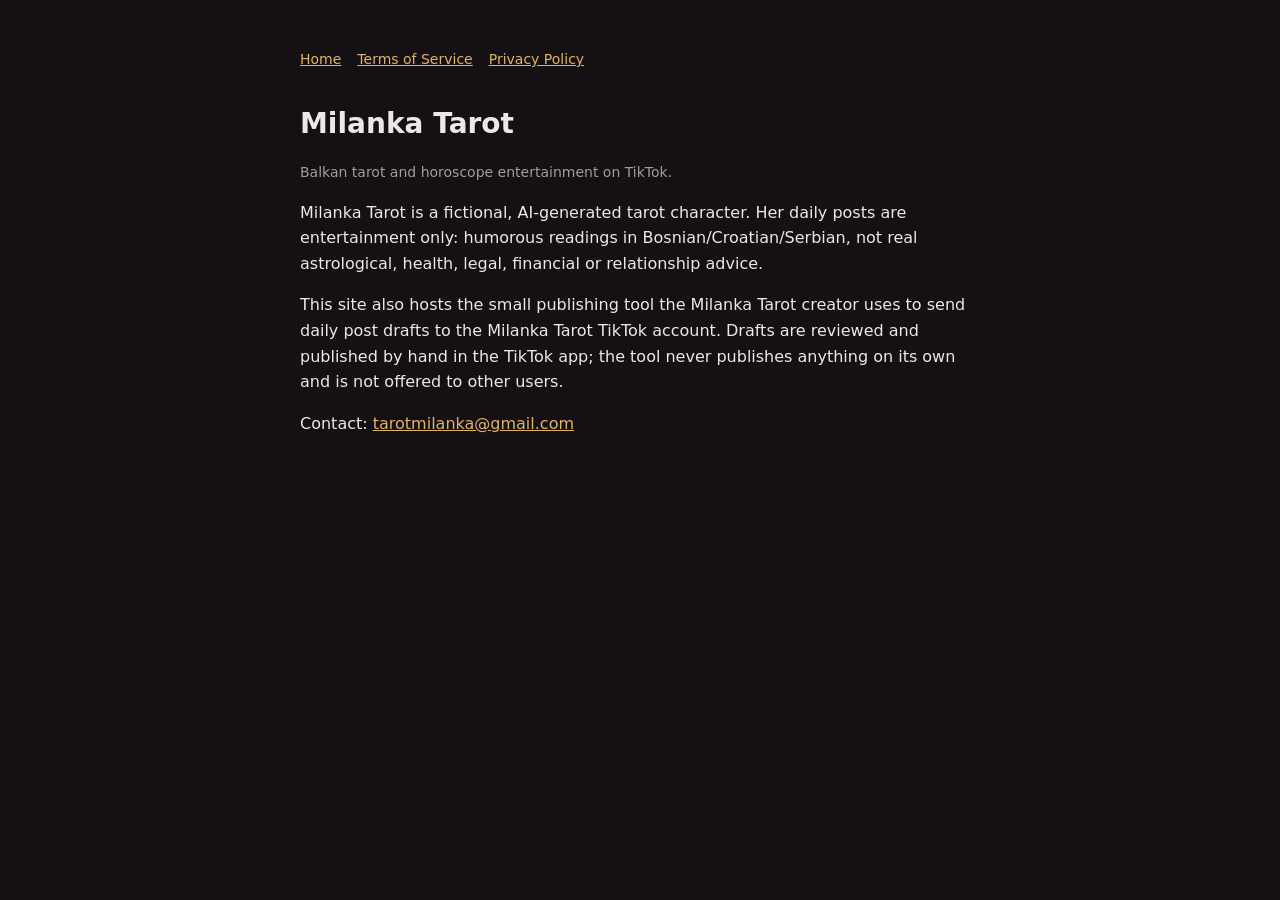
<file: index.html>
<!doctype html>
<html lang="en">
<head>
<meta charset="utf-8">
<meta name="viewport" content="width=device-width, initial-scale=1">
<title>Milanka Tarot</title>
<link rel="stylesheet" href="style.css">
</head>
<body>
<main>
<nav><a href="index.html">Home</a><a href="terms.html">Terms of Service</a><a href="privacy.html">Privacy Policy</a></nav>
<h1>Milanka Tarot</h1>
<p class="muted">Balkan tarot and horoscope entertainment on TikTok.</p>
<p>Milanka Tarot is a fictional, AI-generated tarot character. Her daily posts are entertainment only: humorous readings in Bosnian/Croatian/Serbian, not real astrological, health, legal, financial or relationship advice.</p>
<p>This site also hosts the small publishing tool the Milanka Tarot creator uses to send daily post drafts to the Milanka Tarot TikTok account. Drafts are reviewed and published by hand in the TikTok app; the tool never publishes anything on its own and is not offered to other users.</p>
<p>Contact: <a href="mailto:tarotmilanka@gmail.com">tarotmilanka@gmail.com</a></p>
</main>
</body>
</html>
</file>
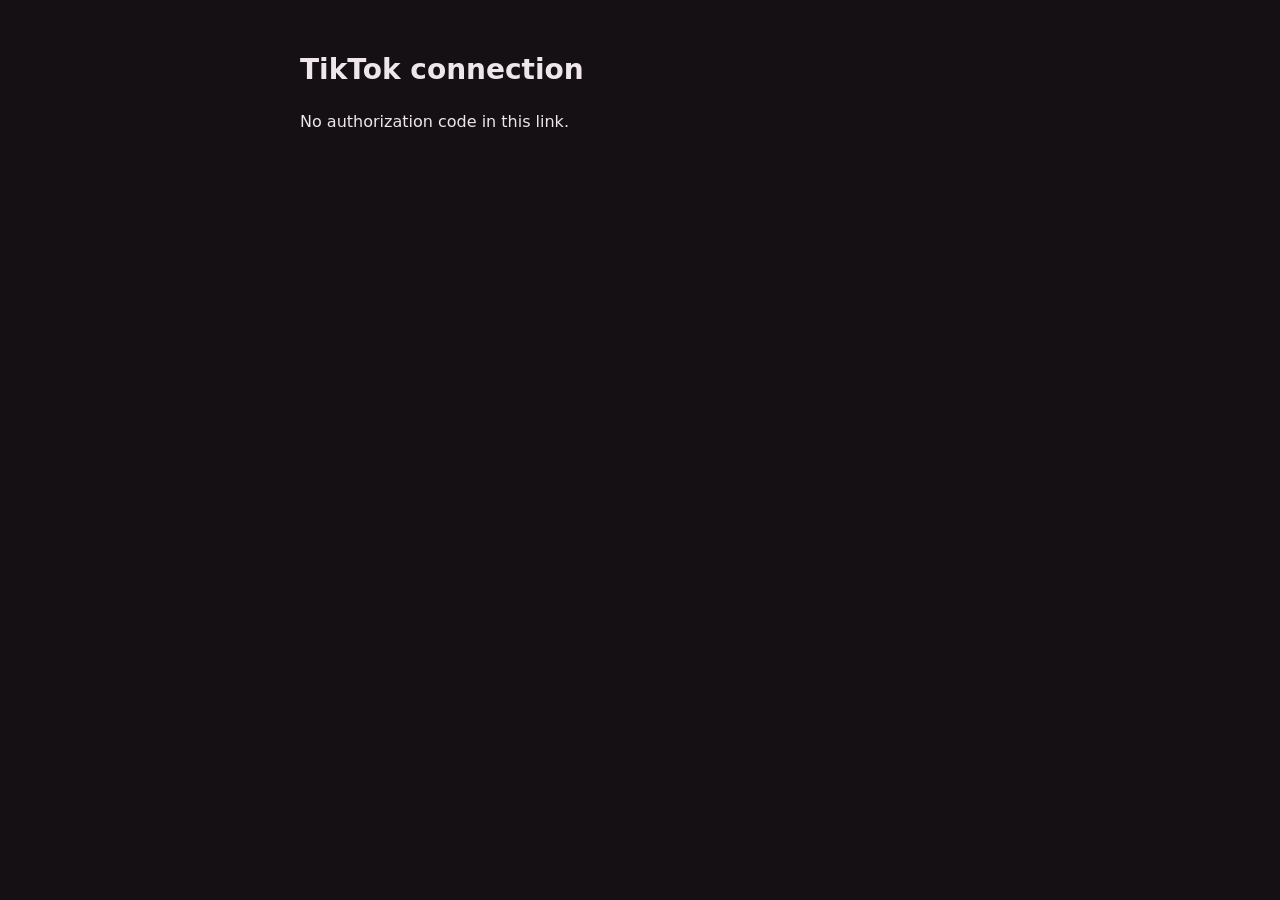
<file: callback.html>
<!doctype html>
<html lang="en">
<head>
<meta charset="utf-8">
<meta name="viewport" content="width=device-width, initial-scale=1">
<meta name="robots" content="noindex">
<title>TikTok connection</title>
<link rel="stylesheet" href="style.css">
</head>
<body>
<main>
<h1>TikTok connection</h1>
<div id="out"><p>Waiting for TikTok…</p></div>
<script>
  // Shows the one-time authorization code so it can be pasted into
  // `php artisan milanka:tiktok-connect --code=... --state=...`. Nothing is sent anywhere.
  var q = new URLSearchParams(location.search);
  var out = document.getElementById('out');
  function esc(s) { return String(s).replace(/[&<>"']/g, function (c) { return '&#' + c.charCodeAt(0) + ';'; }); }
  if (q.get('error')) {
    out.innerHTML = '<p>TikTok did not grant access: ' + esc(q.get('error_description') || q.get('error')) + '</p>';
  } else if (q.get('code')) {
    // Single quotes: codes can contain "!", which bash expands inside double quotes.
    function sq(s) { return "'" + String(s).replace(/'/g, "'\\''") + "'"; }
    var cmd = 'php artisan milanka:tiktok-connect --code=' + sq(q.get('code')) + ' --state=' + sq(q.get('state') || '');
    out.innerHTML = '<p>Run this on the server within a few minutes (the code expires quickly):</p><span class="code">' + esc(cmd) + '</span>';
  } else {
    out.innerHTML = '<p>No authorization code in this link.</p>';
  }
</script>
</main>
</body>
</html>
</file>
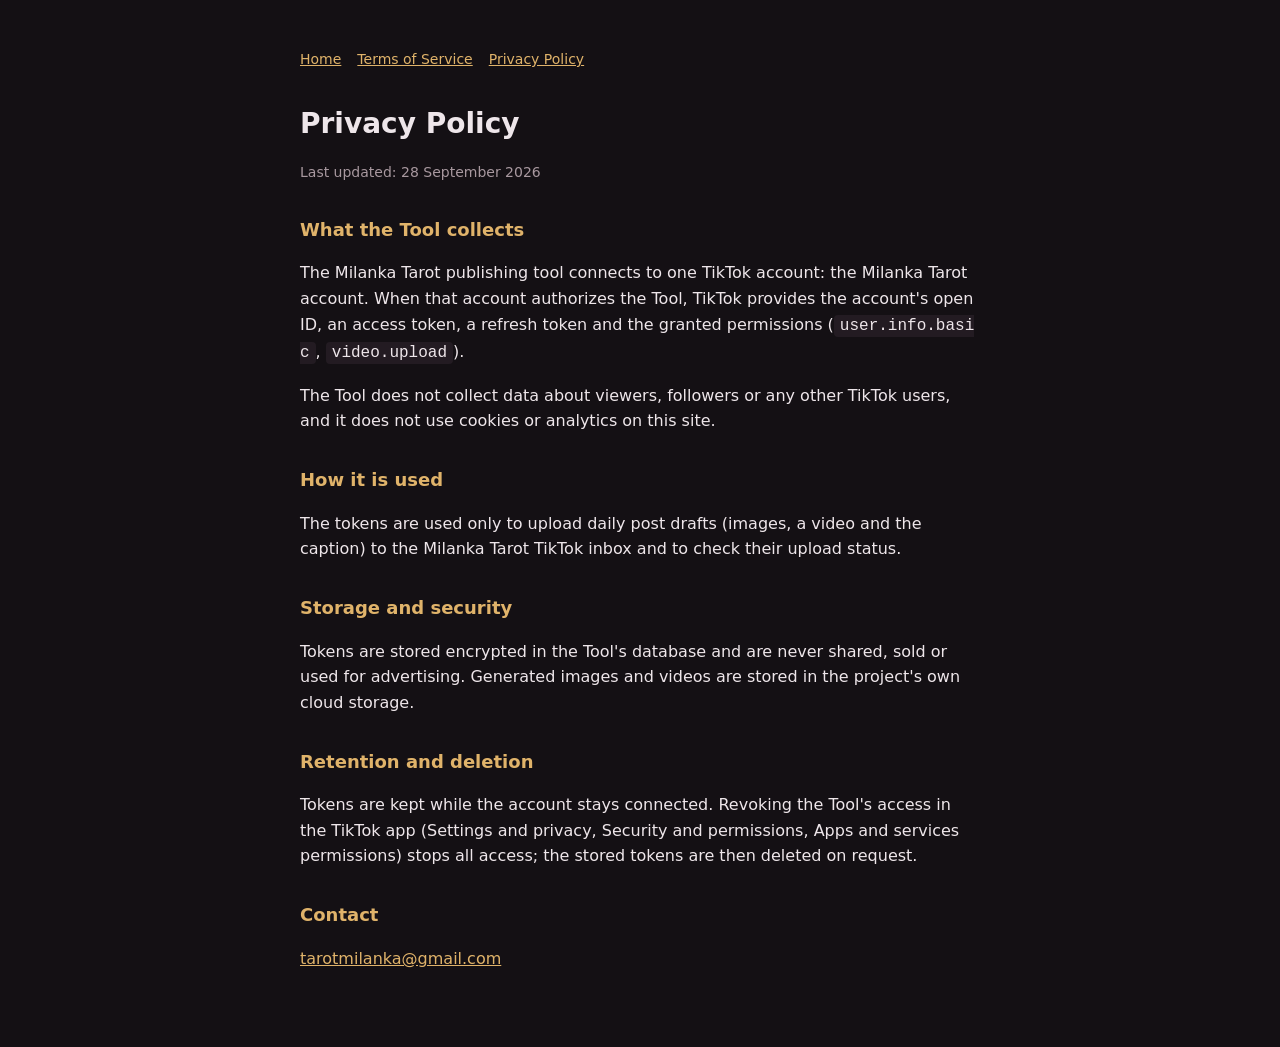
<file: privacy.html>
<!doctype html>
<html lang="en">
<head>
<meta charset="utf-8">
<meta name="viewport" content="width=device-width, initial-scale=1">
<title>Privacy Policy</title>
<link rel="stylesheet" href="style.css">
</head>
<body>
<main>
<nav><a href="index.html">Home</a><a href="terms.html">Terms of Service</a><a href="privacy.html">Privacy Policy</a></nav>
<h1>Privacy Policy</h1>
<p class="muted">Last updated: 28 September 2026</p>

<h2>What the Tool collects</h2>
<p>The Milanka Tarot publishing tool connects to one TikTok account: the Milanka Tarot account. When that account authorizes the Tool, TikTok provides the account's open ID, an access token, a refresh token and the granted permissions (<code>user.info.basic</code>, <code>video.upload</code>).</p>
<p>The Tool does not collect data about viewers, followers or any other TikTok users, and it does not use cookies or analytics on this site.</p>

<h2>How it is used</h2>
<p>The tokens are used only to upload daily post drafts (images, a video and the caption) to the Milanka Tarot TikTok inbox and to check their upload status.</p>

<h2>Storage and security</h2>
<p>Tokens are stored encrypted in the Tool's database and are never shared, sold or used for advertising. Generated images and videos are stored in the project's own cloud storage.</p>

<h2>Retention and deletion</h2>
<p>Tokens are kept while the account stays connected. Revoking the Tool's access in the TikTok app (Settings and privacy, Security and permissions, Apps and services permissions) stops all access; the stored tokens are then deleted on request.</p>

<h2>Contact</h2>
<p><a href="mailto:tarotmilanka@gmail.com">tarotmilanka@gmail.com</a></p>
</main>
</body>
</html>
</file>
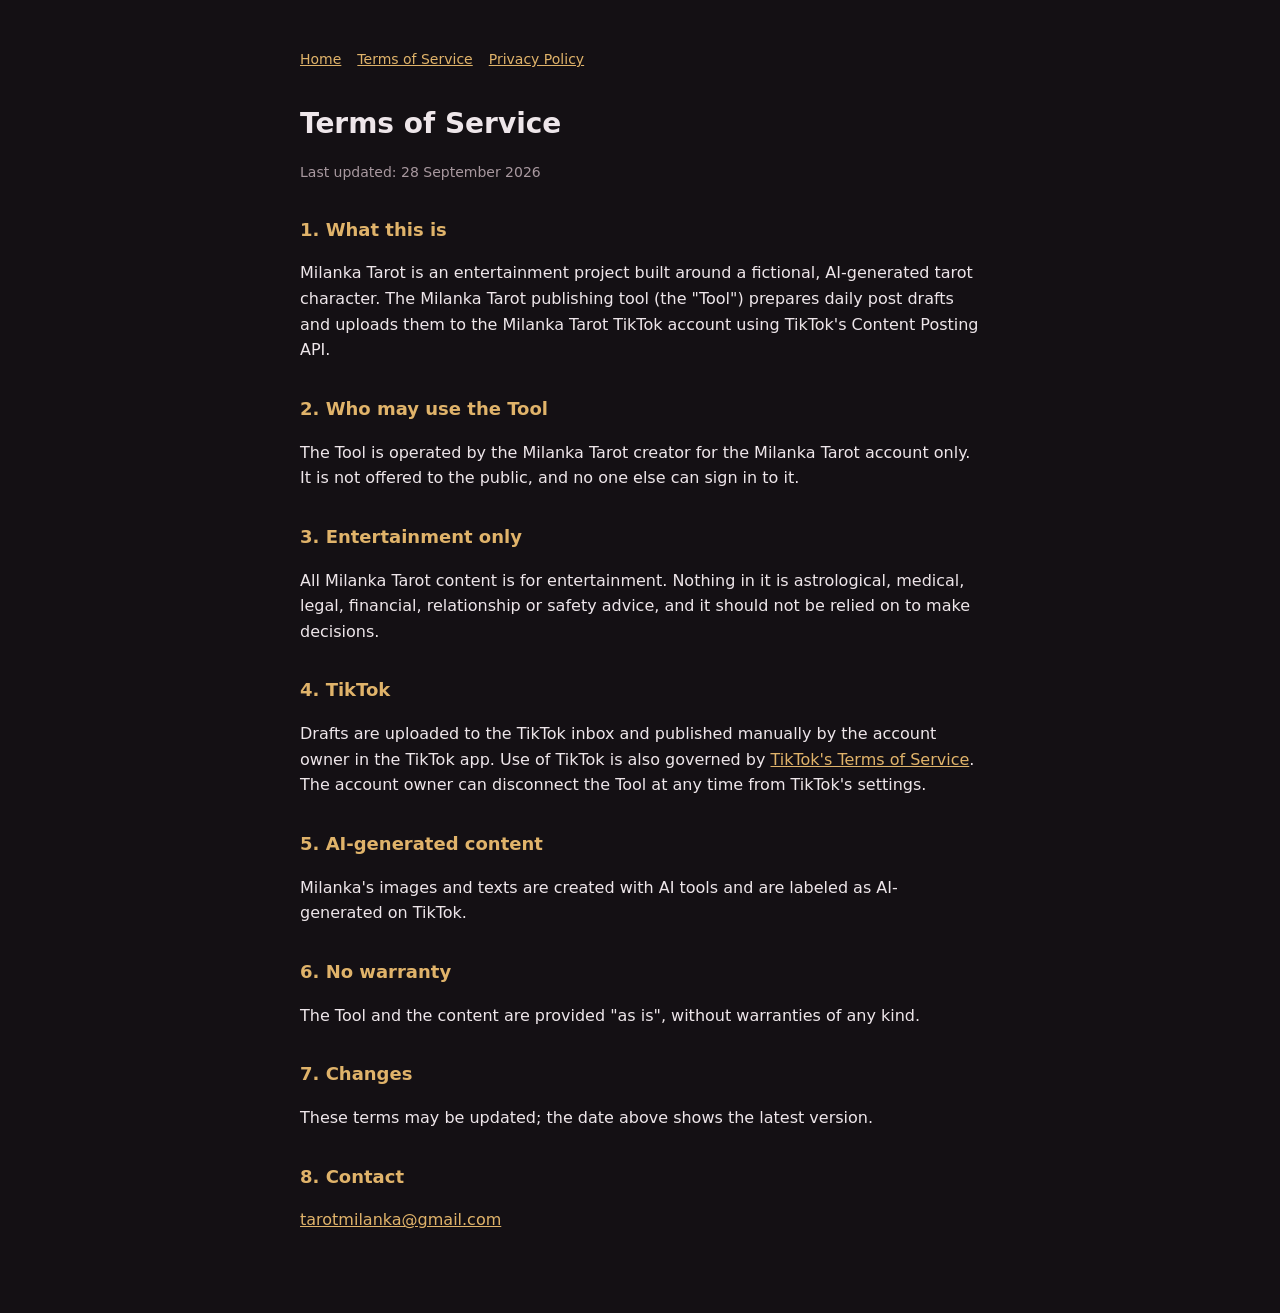
<file: terms.html>
<!doctype html>
<html lang="en">
<head>
<meta charset="utf-8">
<meta name="viewport" content="width=device-width, initial-scale=1">
<title>Terms of Service</title>
<link rel="stylesheet" href="style.css">
</head>
<body>
<main>
<nav><a href="index.html">Home</a><a href="terms.html">Terms of Service</a><a href="privacy.html">Privacy Policy</a></nav>
<h1>Terms of Service</h1>
<p class="muted">Last updated: 28 September 2026</p>

<h2>1. What this is</h2>
<p>Milanka Tarot is an entertainment project built around a fictional, AI-generated tarot character. The Milanka Tarot publishing tool (the "Tool") prepares daily post drafts and uploads them to the Milanka Tarot TikTok account using TikTok's Content Posting API.</p>

<h2>2. Who may use the Tool</h2>
<p>The Tool is operated by the Milanka Tarot creator for the Milanka Tarot account only. It is not offered to the public, and no one else can sign in to it.</p>

<h2>3. Entertainment only</h2>
<p>All Milanka Tarot content is for entertainment. Nothing in it is astrological, medical, legal, financial, relationship or safety advice, and it should not be relied on to make decisions.</p>

<h2>4. TikTok</h2>
<p>Drafts are uploaded to the TikTok inbox and published manually by the account owner in the TikTok app. Use of TikTok is also governed by <a href="https://www.tiktok.com/legal/terms-of-service">TikTok's Terms of Service</a>. The account owner can disconnect the Tool at any time from TikTok's settings.</p>

<h2>5. AI-generated content</h2>
<p>Milanka's images and texts are created with AI tools and are labeled as AI-generated on TikTok.</p>

<h2>6. No warranty</h2>
<p>The Tool and the content are provided "as is", without warranties of any kind.</p>

<h2>7. Changes</h2>
<p>These terms may be updated; the date above shows the latest version.</p>

<h2>8. Contact</h2>
<p><a href="mailto:tarotmilanka@gmail.com">tarotmilanka@gmail.com</a></p>
</main>
</body>
</html>
</file>
<file: style.css>
:root { color-scheme: dark; }
body { margin: 0; background: #141014; color: #eee6ea; font: 16px/1.6 system-ui, -apple-system, "Segoe UI", sans-serif; }
main { max-width: 680px; margin: 0 auto; padding: 48px 16px 64px; }
h1 { font-size: 28px; margin: 0 0 4px; }
h2 { font-size: 18px; margin: 32px 0 8px; color: #e0b36a; }
a { color: #e0b36a; }
.muted { color: #a8989f; font-size: 14px; }
code, .code { background: #231b22; padding: 2px 6px; border-radius: 4px; word-break: break-all; }
.code { display: block; padding: 12px; margin: 8px 0 16px; font-family: ui-monospace, monospace; }
nav { margin-bottom: 32px; font-size: 14px; }
nav a { margin-right: 16px; }
</file>
